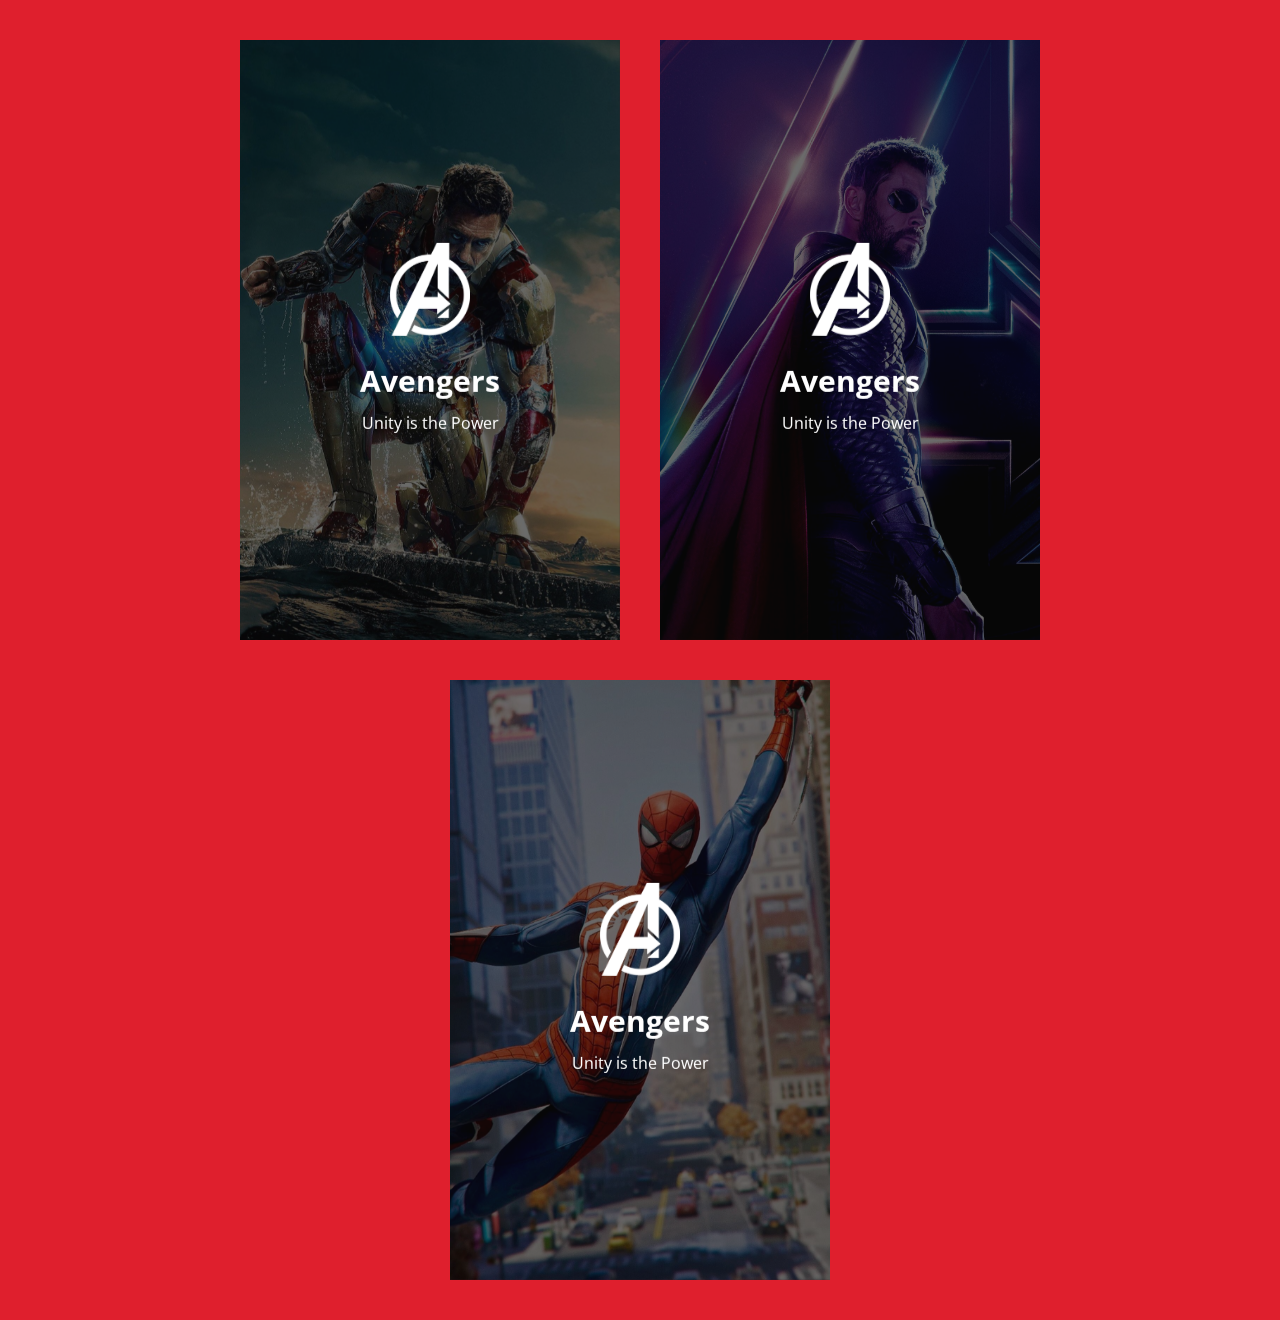
<file: AvengerCards/index.html>
<!DOCTYPE html>
<html lang="en">
<head>
  <meta charset="UTF-8">
  <meta http-equiv="X-UA-Compatible" content="IE=edge" />
  <meta name="viewport" content="width=device-width, initial-scale=1.0">
  <title>Avengers Flipping card</title>
  <link
      href="https://fonts.googleapis.com/css2?family=Open+Sans:wght@300;400;600;700;800&display=swap"
      rel="stylesheet"
  />
  <link rel="stylesheet" href="style.css"/>
</head>
<body>



  
  <div class="flip-card">
    <div class="flip-card-front">
      <div class="inner">
        <img src="Avengers Logo.png" class="icon">
        <h3>Avengers</h3>
        <p>Unity is the Power</p>
      </div>
    </div>

    <div class="flip-card-back">
      <div class="inner">
        <img src="Iron Man Logo.png" class="icon">
        <h3>Iron Man</h3>
        <p>Love You 3000</p>
      </div>
    </div>
  </div>




  <div class="flip-card">
    <div class="flip-card-front">
      <div class="inner">
        <img src="Avengers Logo.png" class="icon">
        <h3>Avengers</h3>
        <p>Unity is the Power</p>
      </div>
    </div>

    <div class="flip-card-back">
      <div class="inner">
        <img src="Thor Logo.png" class="icon">
        <h3>Thor</h3>
        <p>dcdddd d dfksjbsdd ffisdhf fds</p>
      </div>
    </div>
  </div>




  <div class="flip-card">
    <div class="flip-card-front">
      <div class="inner">
        <img src="Avengers Logo.png" class="icon">
        <h3>Avengers</h3>
        <p>Unity is the Power</p>
      </div>
    </div>

    <div class="flip-card-back">
      <div class="inner">
        <img src="Spider Man Logo.png" class="icon">
        <h3>Spider Man</h3>
        <p>With Great Power comes Great Responsibilities</p>
      </div>
    </div>

    

  </div>
</body>
</html>
</file>
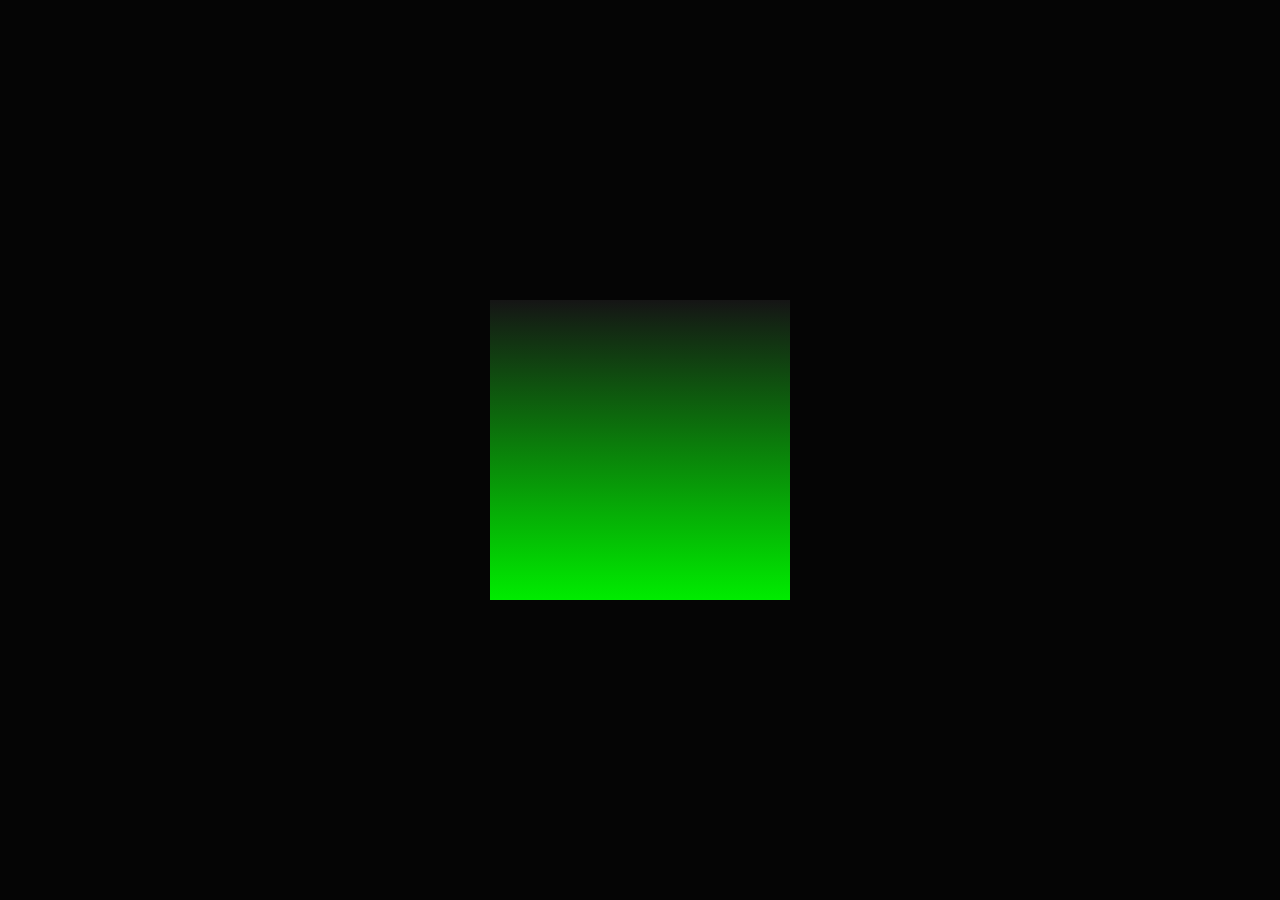
<file: Glowing Cube/index.html>
<!DOCTYPE html>
<html lang="en">
<head>
    <meta charset="UTF-8">
    <meta name="viewport" content="width=device-width, initial-scale=1.0">
    <title>Glowing Cube</title>
    <link rel="stylesheet" href="style.css">
</head>
<body>
    <div class="cube">
        <div class="top"></div>
        <div>
            <span style="--i:0;"></span>
            <span style="--i:1;"></span>
            <span style="--i:2;"></span>
            <span style="--i:3;"></span>
        </div>
    </div>
</body>
</html>
</file>
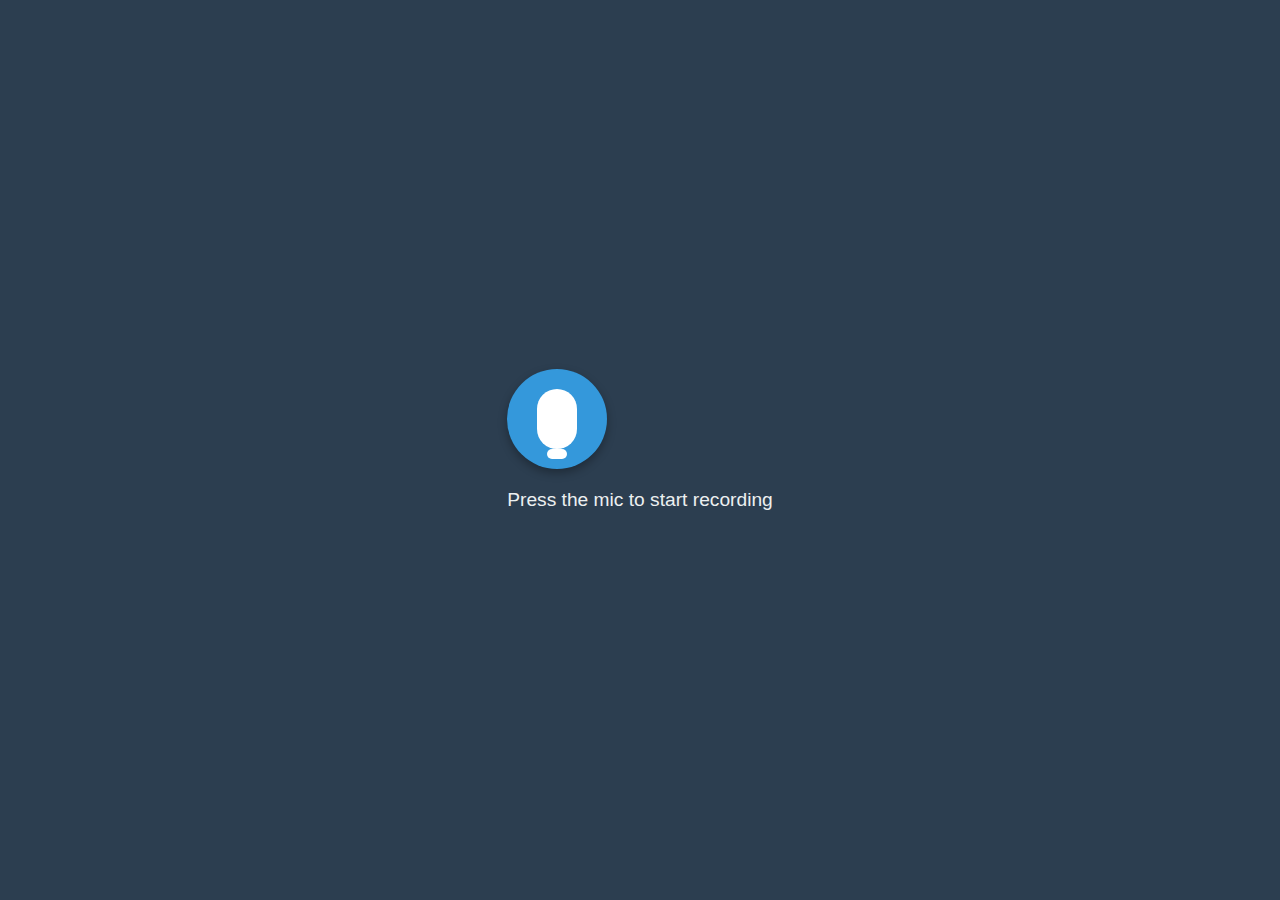
<file: Mic/index.html>
<!DOCTYPE html>
<html lang="en">
<head>
  <meta charset="UTF-8">
  <meta name="viewport" content="width=device-width, initial-scale=1.0">
  <title>Designed Mic</title>
  <link rel="stylesheet" href="style.css">
</head>
<body>
  <div class="mic-container">
    <div class="mic" id="mic">
      <div class="mic-inner"></div>
    </div>
    <p id="status">Press the mic to start recording</p>
  </div>

  <script src="script.js"></script>
</body>
</html>
</file>
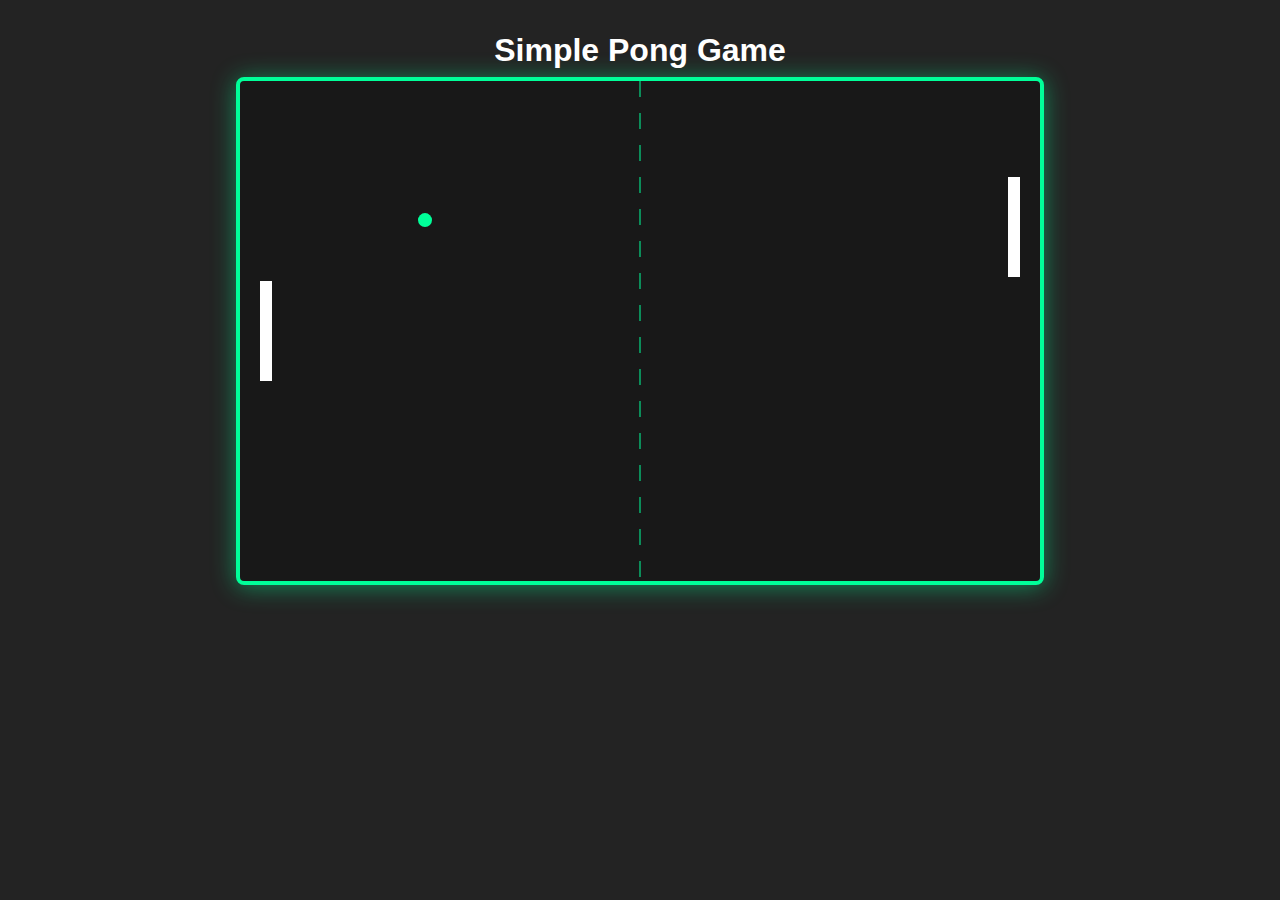
<file: PongGame/index.html>
<!DOCTYPE html>
<html lang="en">
<head>
    <meta charset="UTF-8">
    <title>Simple Pong Game</title>
    <link rel="stylesheet" href="style.css">
</head>
<body>
    <h1>Simple Pong Game</h1>
    <canvas id="pong" width="800" height="500"></canvas>
    <script src="game.js"></script>
</body>
</html>
</file>
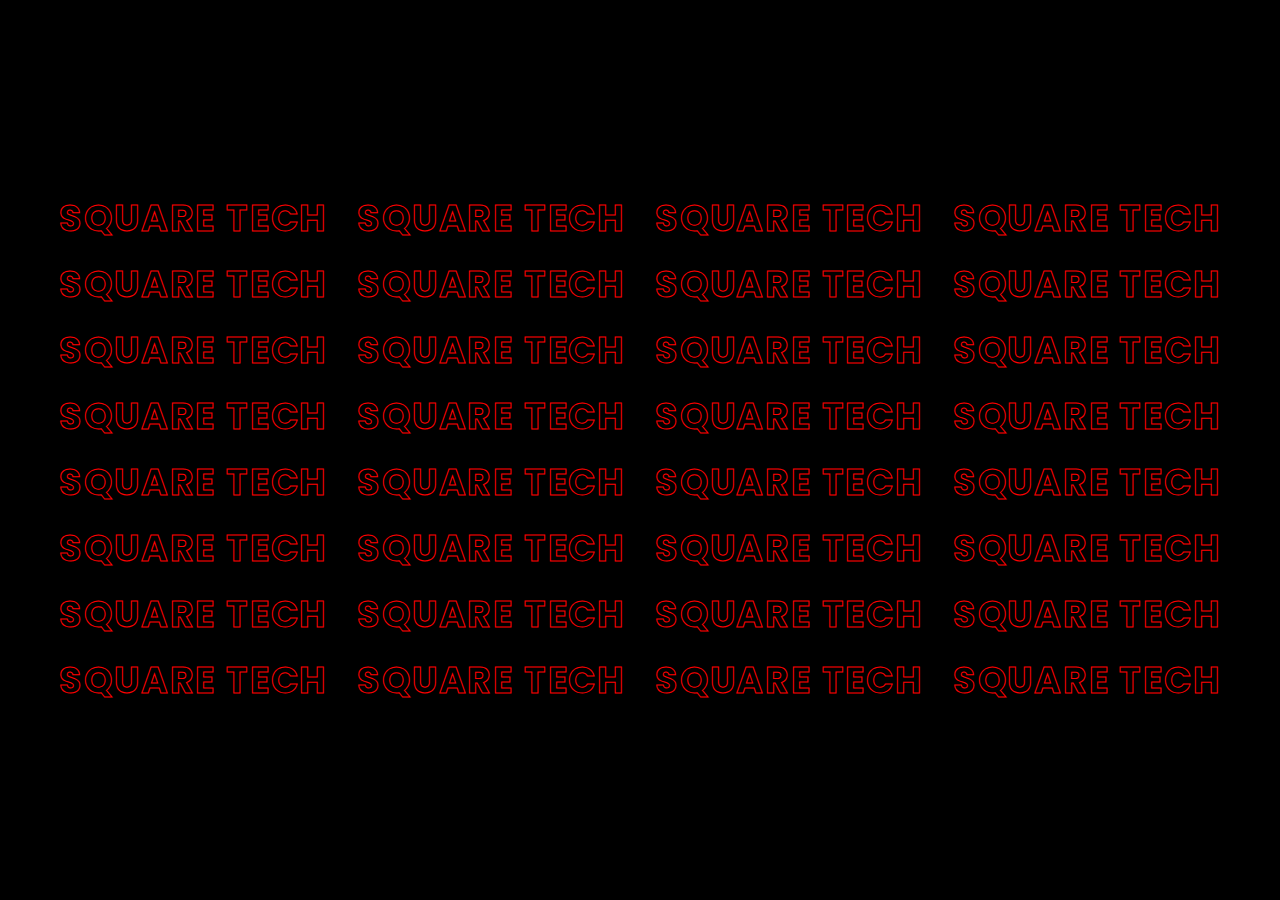
<file: Square Tech/index.html>
<!DOCTYPE html>
<html lang="en">
<head>
    <link rel="stylesheet" href="style.css">
    <title>Square Tech Animation Effect</title>
</head>
<body>
    <div class="box">
        <h2 style="--i:0">Square Tech</h2>
        <h2 style="--i:1">Square Tech</h2>
        <h2 style="--i:2">Square Tech</h2>
        <h2 style="--i:3">Square Tech</h2>
        <h2 style="--i:4">Square Tech</h2>
        <h2 style="--i:5">Square Tech</h2>
        <h2 style="--i:6">Square Tech</h2>
        <h2 style="--i:7">Square Tech</h2>
        <h2 style="--i:8">Square Tech</h2>
        <h2 style="--i:9">Square Tech</h2>
        <h2 style="--i:10">Square Tech</h2>
        <h2 style="--i:11">Square Tech</h2>
        <h2 style="--i:12">Square Tech</h2>
        <h2 style="--i:13">Square Tech</h2>
        <h2 style="--i:14">Square Tech</h2>
        <h2 style="--i:15">Square Tech</h2>
        <h2 style="--i:16">Square Tech</h2>
        <h2 style="--i:17">Square Tech</h2>
        <h2 style="--i:18">Square Tech</h2>
        <h2 style="--i:19">Square Tech</h2>
        <h2 style="--i:20">Square Tech</h2>
        <h2 style="--i:21">Square Tech</h2>
        <h2 style="--i:22">Square Tech</h2>
        <h2 style="--i:23">Square Tech</h2>
        <h2 style="--i:24">Square Tech</h2>
        <h2 style="--i:25">Square Tech</h2>
        <h2 style="--i:26">Square Tech</h2>
        <h2 style="--i:27">Square Tech</h2>
        <h2 style="--i:28">Square Tech</h2>
        <h2 style="--i:29">Square Tech</h2>
        <h2 style="--i:30">Square Tech</h2>
        <h2 style="--i:31">Square Tech</h2>        
    </div>
</body>
</html>
</file>
<file: AvengerCards/style.css>
* {
  margin: 0;
  padding: 0;
  box-sizing: border-box;
}

body {
  margin: 0;
  padding: 20px;
  min-height: 100vh;
  background-color: #df1f2d;
  font-family: "Open Sans",sans-serif;
  display: flex;
  align-items: center;
  justify-content: center;
  flex-wrap: wrap;
}

.flip-card {
  margin: 20px;
  position: relative;
  transform-style: preserve-3d;
  perspective: 1000px;
}

.flip-card-front,
.flip-card-back {
  width: 380px;
  min-height: 600px;
  height: auto;
  background-color: #000000;
  background-image: url(Iron\ Man.jpg);
  background-size: cover;
  background-position: center;
  text-align: center;
  backface-visibility: hidden;
  transform-style: preserve-3d;
  transition: transform 0.7s cubic-bezier(0.4, 0.2, 0.2, 1);
}

.flip-card:nth-of-type(2) .flip-card-front,
.flip-card:nth-of-type(2) .flip-card-back {
  background-image: url(Thor.jpg);
}

.flip-card:nth-of-type(3) .flip-card-front,
.flip-card:nth-of-type(3) .flip-card-back {
  background-image: url(Spider\ Man.jpg);
}

.flip-card-front {
  transform: rotateY(0deg);
}

.flip-card-back {
  position: absolute;
  top: 0;
  left: 0;
  transform: rotateY(180deg);
}

.flip-card-front::after,
.flip-card-back::after {
  content: '';
  width: 100%;
  height: 100%;
  background-color: #0a0a0a;
  position: absolute;
  top: 0;
  left: 0;
  opacity: 0.6;
}

.flip-card-front .inner,
.flip-card-back .inner {
  width: 100%;
  padding: 40px;
  position: absolute;
  top: 50%;
  transform: translateY(-50%) translateZ(60px) scale(0.94);
  z-index: 2;
}

.inner .icon {
  width: 80px;
  margin-bottom: 20px;
}

.inner h3 {
  margin-bottom: 8px;
  color: #ffffff;
  font-size: 30px;
  font-weight: 700;
  line-height: 40px;
  text-transform: capitalize;
}

.inner p {
  color: #ffffff;
  font-size: 16px;
  line-height: 28px;
}

.flip-card:hover .flip-card-front {
  transform: rotateY(-180deg);
}

.flip-card:hover .flip-card-back {
  transform: rotateY(0deg);
}
</file>
<file: Glowing Cube/style.css>
* {
    margin: 0;
    padding: 0;
    box-sizing: border-box;
}
body {
    display: flex;
    justify-content: center;
    align-items: center;
    min-height: 100vh;
    background: #050505;
}

.cube {
    position: absolute;
    width: 300px;
    height: 300px;
    transform-style: preserve-3d;
    animation: animate 4s linear infinite;
}

@keyframes animate {
    0%{transform: rotateX(-30deg) rotateY(0deg);}
    100%{transform: rotateX(-30deg) rotateY(360deg);}
}

.cube div {
    position: absolute;
    top: 0;
    left: 0;
    width: 100%;
    height: 100%;
    transform-style: preserve-3d;
}

.cube div span {
    position: absolute;
    top: 0;
    left: 0;
    width: 100%;
    height: 100%;
    background: linear-gradient(#151515, #00ec00);
    transform: rotateY(calc(90deg * var(--i)))  translateZ(150px);    
}

.top{
    position: absolute;
    top: 0;
    left: 0;
    width: 300px;
    height: 300px;
    background: #222;
    transform: rotateX(90deg) translateZ(150px);
}

.top::before{
    content: '';
    position: absolute;
    top: 0;
    left: 0;
    width: 300px;
    height: 300px;
    background: #0f0;
    transform: translateZ(-380px);
    filter: blur(20px);
    box-shadow: 0 0 120px rgba(0,255,0,0.2),
                0 0 200px rgba(0,255,0,0.4),
                0 0 300px rgba(0,255,0,0.6),
                0 0 400px rgba(0,255,0,0.8),
                0 0 500px rgba(0,255,0,1);
}
</file>
<file: Mic/style.css>
body {
  font-family: Arial, sans-serif;
  background: #2c3e50;
  color: #ecf0f1;
  display: flex;
  justify-content: center;
  align-items: center;
  height: 100vh;
  margin: 0;
}

.mic-container {
  text-align: center;
}

.mic {
  width: 100px;
  height: 100px;
  background: #3498db;
  border-radius: 50%;
  display: flex;
  justify-content: center;
  align-items: center;
  box-shadow: 0 4px 10px rgba(0, 0, 0, 0.3);
  cursor: pointer;
  transition: background 0.3s, transform 0.2s;
}

.mic:active {
  transform: scale(0.9);
}

.mic.active {
  background: #e74c3c;
  animation: pulse 1s infinite;
}

.mic-inner {
  width: 40px;
  height: 60px;
  background: white;
  border-radius: 20px;
  position: relative;
}

.mic-inner::before {
  content: '';
  position: absolute;
  bottom: -10px;
  left: 50%;
  transform: translateX(-50%);
  width: 20px;
  height: 10px;
  background: white;
  border-radius: 10px;
}

@keyframes pulse {
  0% {
    box-shadow: 0 0 10px rgba(231, 76, 60, 0.7);
  }
  50% {
    box-shadow: 0 0 30px rgba(231, 76, 60, 0.4);
  }
  100% {
    box-shadow: 0 0 10px rgba(231, 76, 60, 0.7);
  }
}

#status {
  margin-top: 20px;
  font-size: 1.2em;
}
</file>
<file: PongGame/style.css>
body {
    background: #232323;
    color: #fff;
    text-align: center;
    font-family: Arial, sans-serif;
    margin: 0;
    padding: 0;
}

h1 {
    margin-top: 32px;
    margin-bottom: 8px;
}

#pong {
    background: #181818;
    display: block;
    margin: 0 auto;
    border: 4px solid #00ff99;
    border-radius: 8px;
    box-shadow: 0 2px 24px #00ff9977;
}
</file>
<file: Square Tech/style.css>
@import url('https://fonts.googleapis.com/css?family=Poppins:100,200,300,400,500,600,700,800,900');

* {
    margin: 0;
    padding: 0;
    box-sizing: border-box;
    font-family: 'Poppins',sans-serif;
}

body {
    display: flex;
    justify-content: center;
    align-items: center;
    min-height: 100vh;
    background: #000;
}

.box {
    position: relative;
    justify-content: center;
    align-items: center;
    display: flex;
    flex-wrap: wrap;
    gap: 30px;
}

.box h2 {
    font-size: 2.253em;
    -webkit-text-stroke: 1px #f00;
    color: transparent;
    line-height: 1em;
    text-transform: uppercase;
    letter-spacing: 0.05em;
    animation: animate 2.5s linear infinite;
    animation-delay: calc(var(--i) * -0.25s);
}

@keyframes animate {
    0%,10% {
        color: #f00;
        filter: hue-rotate(0deg);
    }
    10.00000001% {color: transparent;}
    100% {
        color: transparent;
        filter: hue-rotate(720deg);
    }
}
</file>
